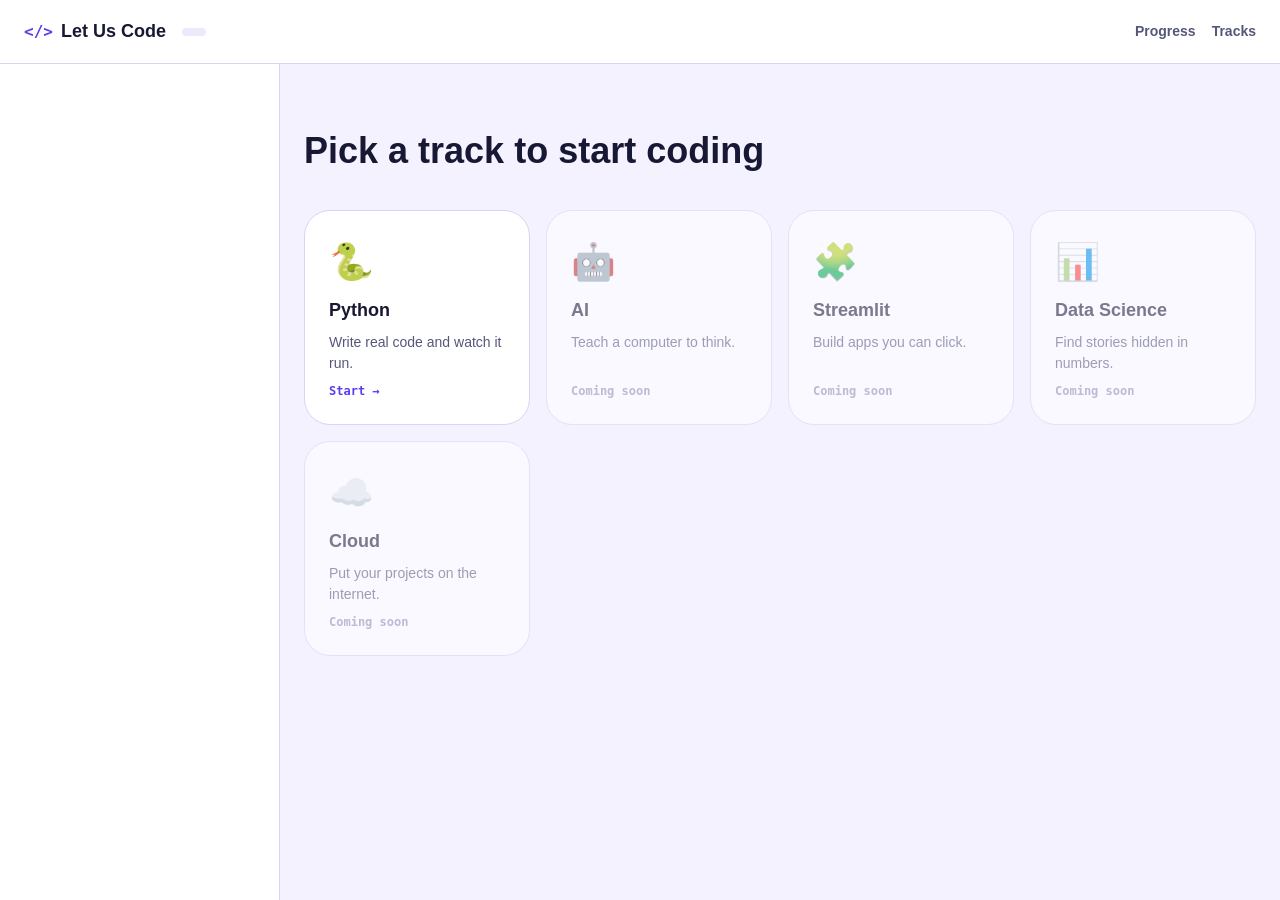
<file: index.html>
<!DOCTYPE html>
<html lang="en">
<head>
  <meta charset="UTF-8" />
  <meta name="viewport" content="width=device-width, initial-scale=1.0" />
  <title>Let Us Code — Learn to code, right in your browser</title>
  <meta name="description" content="Let Us Code is a browser-based coding platform for kids, starting with Python." />

  <!-- Design tokens must load before any component stylesheet. -->
  <link rel="stylesheet" href="./assets/styles/tokens.css" />
  <link rel="stylesheet" href="./assets/styles/layout.css" />

  <link rel="stylesheet" href="./components/header/header.css" />
  <link rel="stylesheet" href="./components/sidebar/sidebar.css" />
  <link rel="stylesheet" href="./components/breadcrumb/breadcrumb.css" />
  <link rel="stylesheet" href="./components/modal/modal.css" />
  <link rel="stylesheet" href="./components/track-selector/track-selector.css" />
  <link rel="stylesheet" href="./components/workspace/workspace-layout.css" />
  <link rel="stylesheet" href="./components/lesson-viewer/lesson-viewer.css" />
  <link rel="stylesheet" href="./components/editor-panel/editor-panel.css" />
  <link rel="stylesheet" href="./components/console-panel/console-panel.css" />
  <link rel="stylesheet" href="./components/progress-dashboard/progress-dashboard.css" />
  <link rel="stylesheet" href="./components/achievements-gallery/achievements-gallery.css" />
  <link rel="stylesheet" href="./components/toast/achievement-toast.css" />

  <style>
    /* Minimal inline styles for states that exist before any component CSS
       would apply (fatal-error screen, not-found page) — intentionally
       tiny and kept here rather than a whole extra stylesheet request. */
    .luc-fatal-error, .luc-not-found, .luc-lesson-error {
      max-width: 480px;
      margin: 15vh auto;
      text-align: center;
      font-family: var(--luc-font-body, sans-serif);
      padding: 0 var(--luc-space-4, 16px);
    }
    .luc-fatal-error button {
      margin-top: 16px;
      padding: 10px 20px;
      border-radius: 999px;
      border: none;
      background: var(--luc-color-primary, #4c56e8);
      color: #fff;
      font-size: 1rem;
    }
  </style>
</head>
<body>
  <div id="app-root"></div>

  <script type="module" src="./engine/main.js"></script>
</body>
</html>
</file>
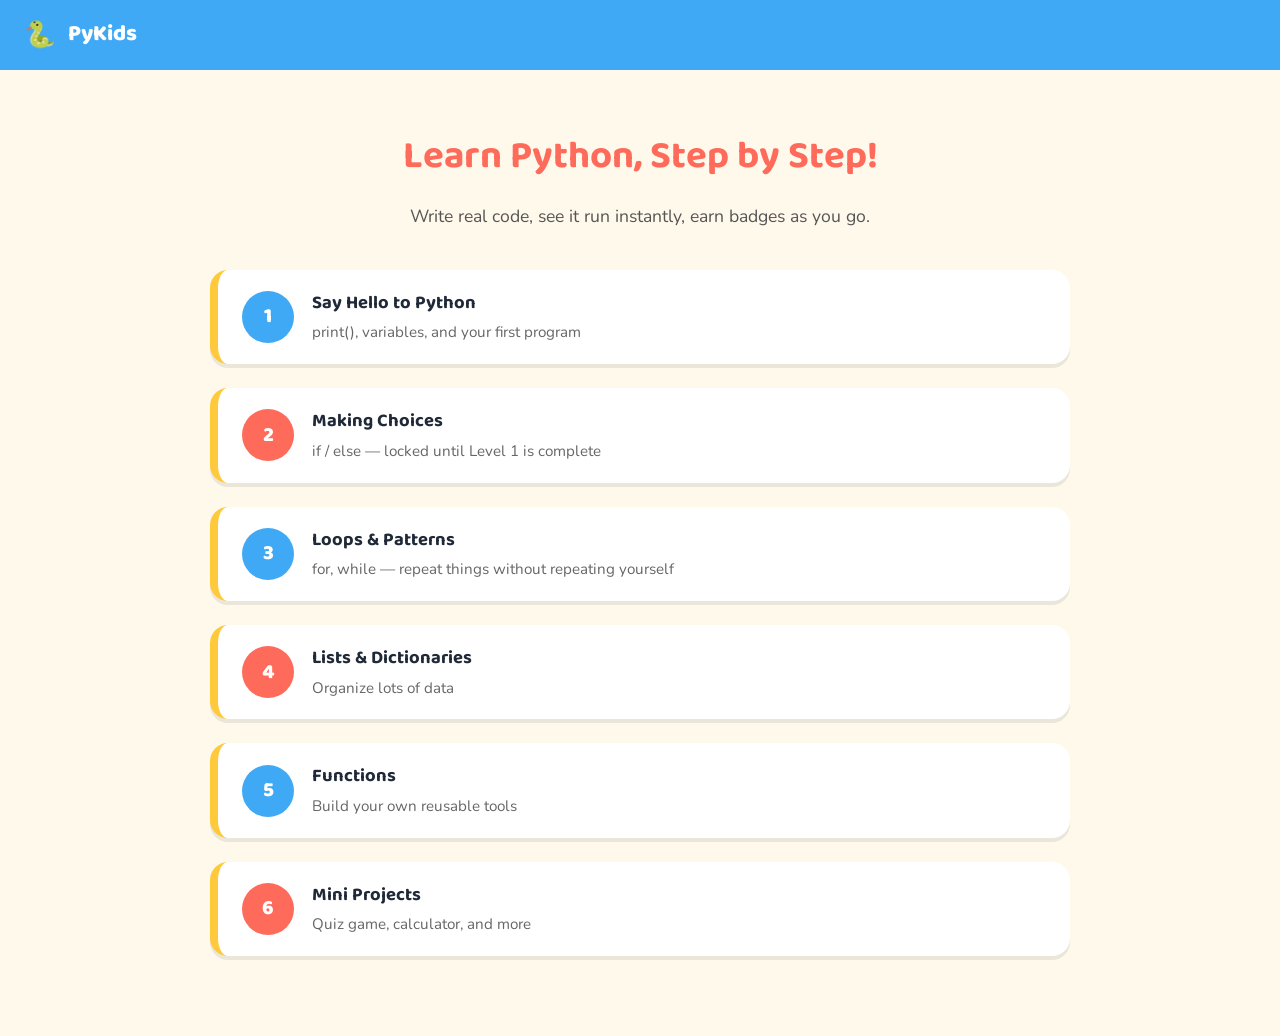
<file: pykids/index.html>
<!DOCTYPE html>
<html lang="en">
<head>
<meta charset="UTF-8">
<title>PyKids — Learn Python the Fun Way</title>
<meta name="viewport" content="width=device-width, initial-scale=1">
<link rel="preconnect" href="https://fonts.googleapis.com">
<link href="https://fonts.googleapis.com/css2?family=Baloo+2:wght@500;700;800&family=Nunito:wght@400;600;800&display=swap" rel="stylesheet">
<link rel="stylesheet" href="assets/css/style.css">
</head>
<body>

<div class="topbar">
  <span class="snake">🐍</span>
  <span class="logo">PyKids</span>
</div>

<div class="course-map">
  <div class="hero">
    <h1>Learn Python, Step by Step!</h1>
    <p>Write real code, see it run instantly, earn badges as you go.</p>
  </div>

  <div class="level-track">
    <a class="level-card" href="lessons/lesson1.html">
      <div class="level-badge">1</div>
      <div class="level-info">
        <h3>Say Hello to Python</h3>
        <p>print(), variables, and your first program</p>
      </div>
    </a>

    <a class="level-card" href="lessons/lesson2.html">
      <div class="level-badge">2</div>
      <div class="level-info">
        <h3>Making Choices</h3>
        <p>if / else — locked until Level 1 is complete</p>
      </div>
    </a>

    <a class="level-card" href="lessons/lesson3.html">
      <div class="level-badge">3</div>
      <div class="level-info">
        <h3>Loops &amp; Patterns</h3>
        <p>for, while — repeat things without repeating yourself</p>
      </div>
    </a>

    <a class="level-card" href="lessons/lesson4.html">
      <div class="level-badge">4</div>
      <div class="level-info">
        <h3>Lists &amp; Dictionaries</h3>
        <p>Organize lots of data</p>
      </div>
    </a>

    <a class="level-card" href="lessons/lesson5.html">
      <div class="level-badge">5</div>
      <div class="level-info">
        <h3>Functions</h3>
        <p>Build your own reusable tools</p>
      </div>
    </a>

    <a class="level-card" href="lessons/lesson6.html">
      <div class="level-badge">6</div>
      <div class="level-info">
        <h3>Mini Projects</h3>
        <p>Quiz game, calculator, and more</p>
      </div>
    </a>
  </div>
</div>

</body>
</html>
</file>
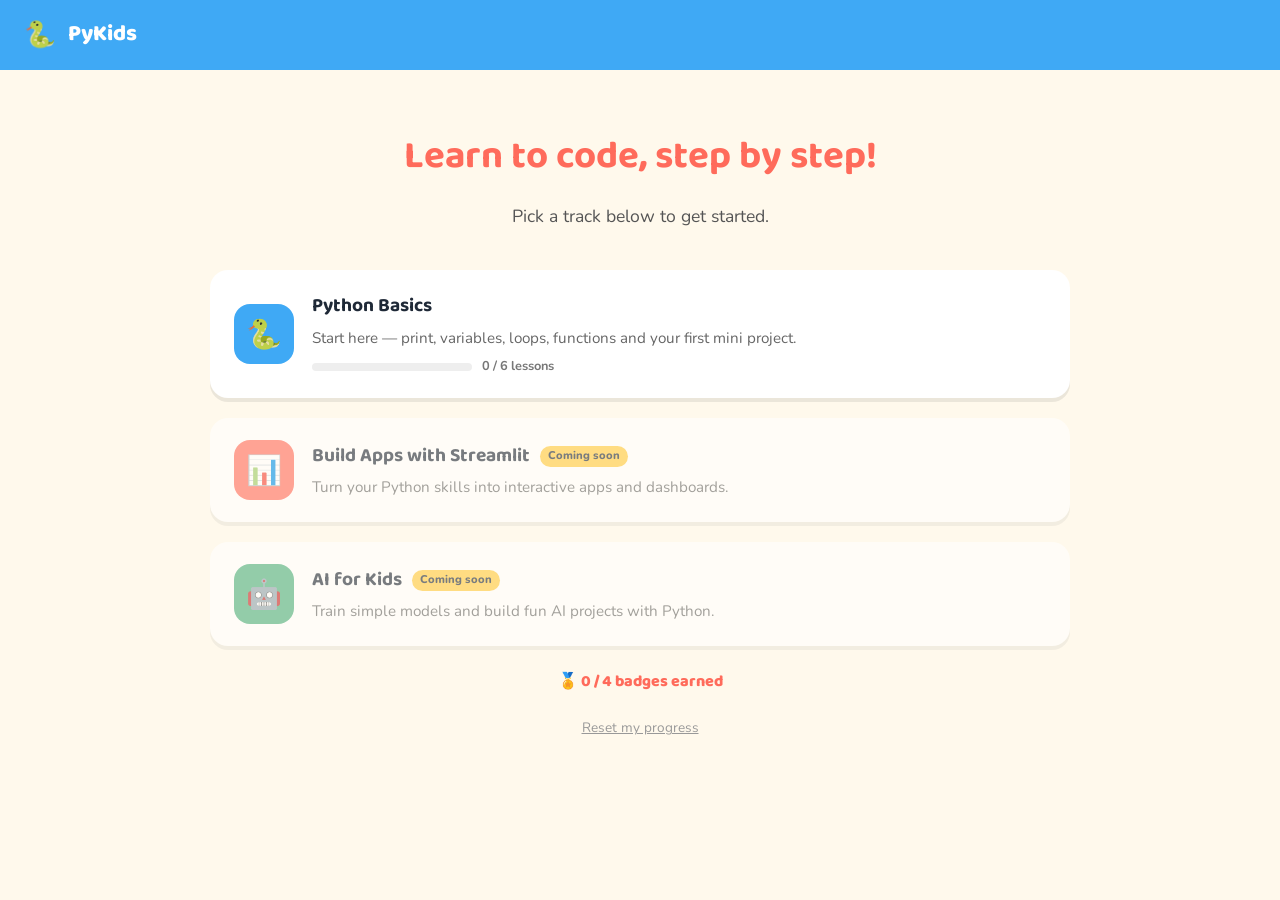
<file: pykids2-archive/index.html>
<!DOCTYPE html>
<html lang="en">
<head>
<meta charset="UTF-8">
<title>PyKids — Learn Python the Fun Way</title>
<meta name="viewport" content="width=device-width, initial-scale=1">
<link rel="preconnect" href="https://fonts.googleapis.com">
<link href="https://fonts.googleapis.com/css2?family=Baloo+2:wght@500;700;800&family=Nunito:wght@400;600;800&display=swap" rel="stylesheet">
<link rel="stylesheet" href="assets/css/style.css">
</head>
<body>

<div class="topbar">
  <span class="snake">🐍</span>
  <span class="logo" id="site-title">PyKids</span>
</div>

<div class="course-map">
  <div class="hero">
    <h1 id="site-tagline">Learn to code, step by step!</h1>
    <p>Pick a track below to get started.</p>
  </div>

  <div id="track-list"></div>
</div>

<script src="assets/js/progress.js"></script>
<script src="assets/js/app.js"></script>
<script src="assets/js/badges.js"></script>
<script>renderHomePage();</script>
</body>
</html>
</file>
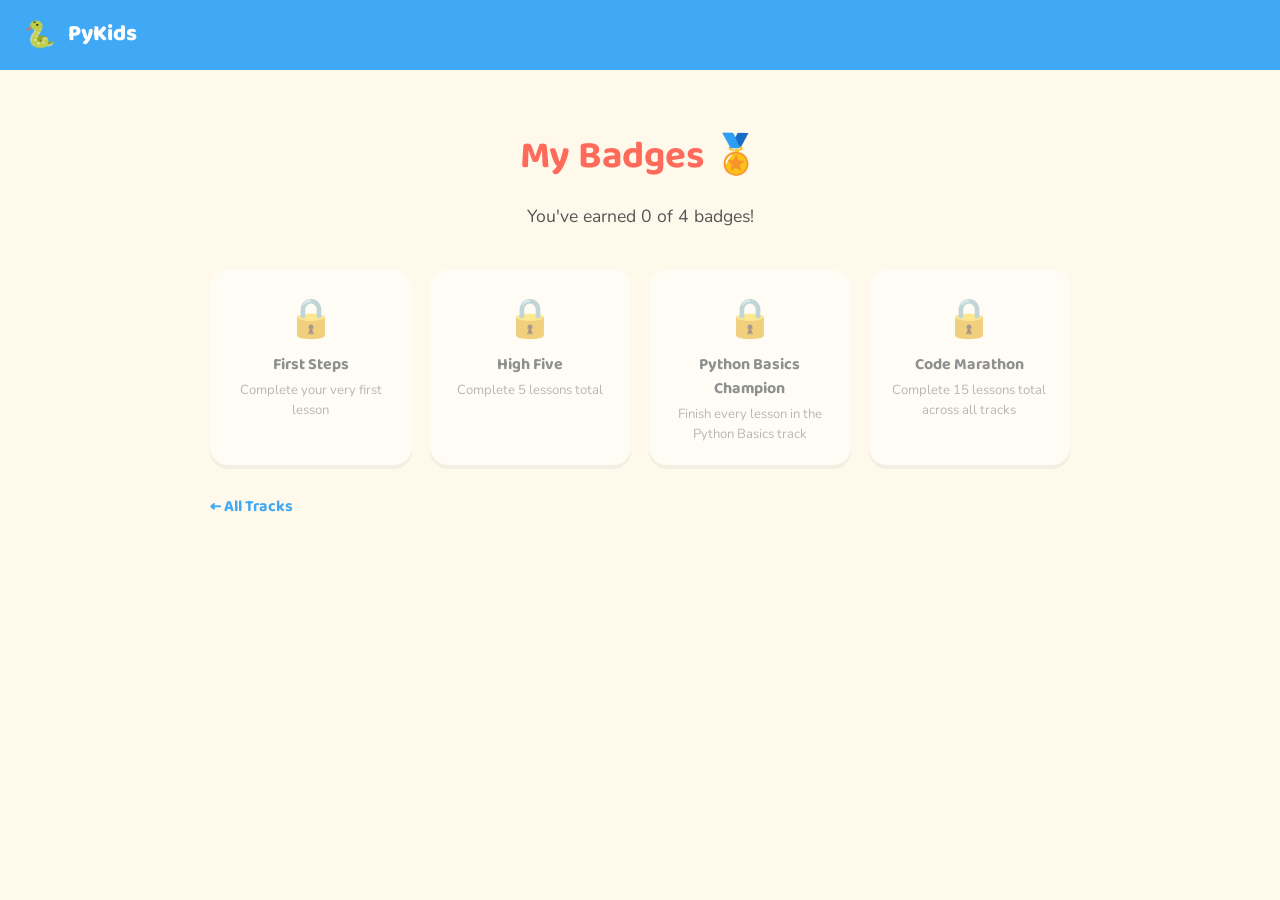
<file: pykids2-archive/badges.html>
<!DOCTYPE html>
<html lang="en">
<head>
<meta charset="UTF-8">
<title>My Badges | PyKids</title>
<meta name="viewport" content="width=device-width, initial-scale=1">
<link rel="preconnect" href="https://fonts.googleapis.com">
<link href="https://fonts.googleapis.com/css2?family=Baloo+2:wght@500;700;800&family=Nunito:wght@400;600;800&display=swap" rel="stylesheet">
<link rel="stylesheet" href="assets/css/style.css">
</head>
<body>

<div class="topbar">
  <span class="snake">🐍</span>
  <span class="logo" id="site-title">PyKids</span>
</div>

<div class="course-map">
  <div class="hero">
    <h1>My Badges 🏅</h1>
    <p id="badges-summary">Loading…</p>
  </div>

  <div class="badge-grid" id="badge-grid"></div>

  <div class="nav-row" style="margin-top:30px;">
    <a href="index.html">← All Tracks</a>
  </div>
</div>

<script src="assets/js/progress.js"></script>
<script src="assets/js/app.js"></script>
<script src="assets/js/badges.js"></script>
<script>renderBadgesPage();</script>
</body>
</html>
</file>
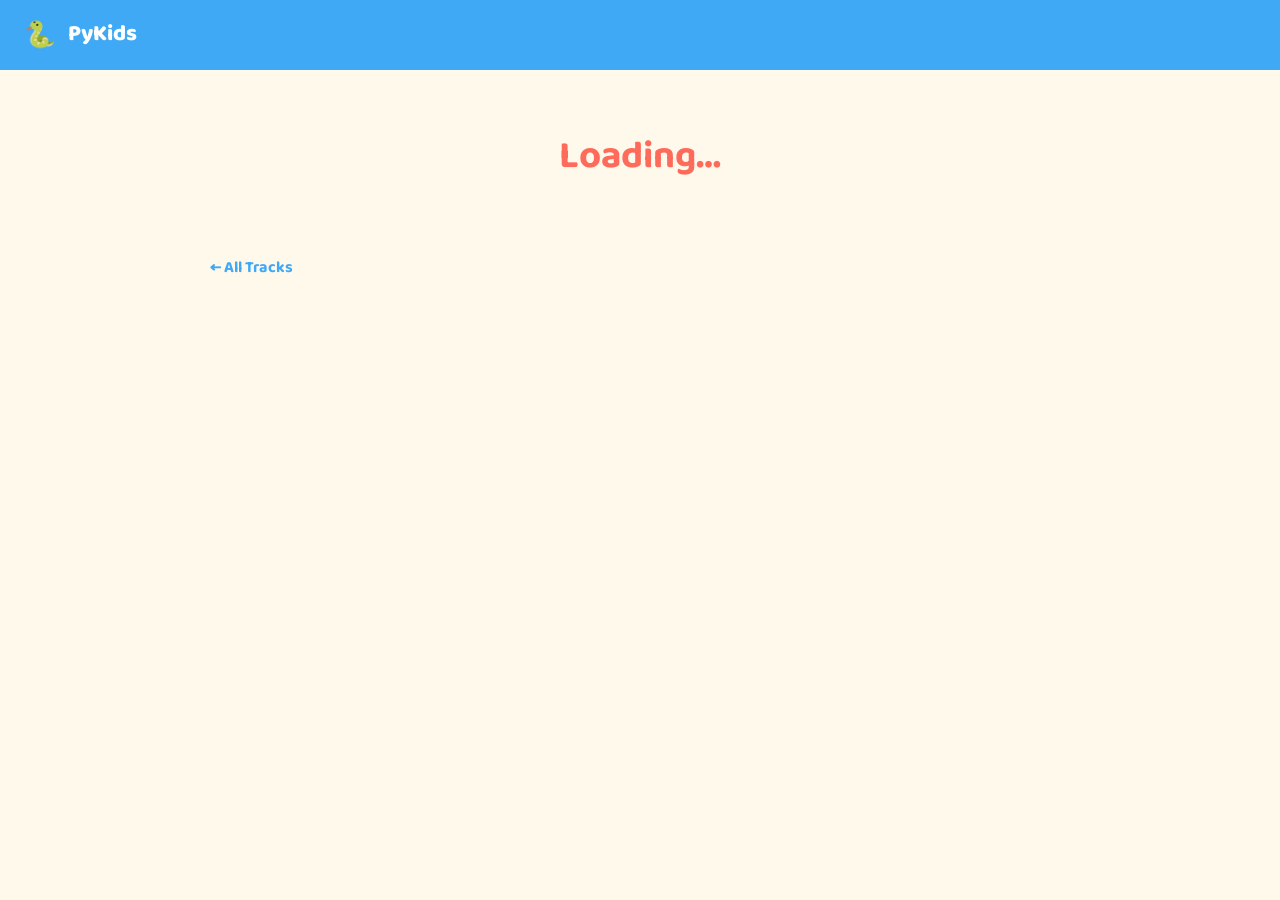
<file: pykids2-archive/track.html>
<!DOCTYPE html>
<html lang="en">
<head>
<meta charset="UTF-8">
<title>Track | PyKids</title>
<meta name="viewport" content="width=device-width, initial-scale=1">
<link rel="preconnect" href="https://fonts.googleapis.com">
<link href="https://fonts.googleapis.com/css2?family=Baloo+2:wght@500;700;800&family=Nunito:wght@400;600;800&display=swap" rel="stylesheet">
<link rel="stylesheet" href="assets/css/style.css">
</head>
<body>

<div class="topbar">
  <span class="snake">🐍</span>
  <span class="logo" id="site-title">PyKids</span>
</div>

<div class="course-map">
  <div class="hero">
    <h1 id="track-title">Loading…</h1>
    <p id="track-desc"></p>
  </div>

  <div class="level-track" id="lesson-list"></div>

  <div class="nav-row" style="margin-top:30px;">
    <a href="index.html">← All Tracks</a>
  </div>
</div>

<script src="assets/js/progress.js"></script>
<script src="assets/js/app.js"></script>
<script>renderTrackPage();</script>
</body>
</html>
</file>
<file: assets/styles/tokens.css>
/*
  Let Us Code — Design Tokens v2
  Drop-in replacement for assets/styles/tokens.css. Contains zero file
  paths, so it's safe to swap in without touching any of your path fixes.
  Punchier, higher-contrast palette; every component already reads these
  variables, so this alone lifts the whole app's look.
*/

:root,
[data-theme='light'] {
  /* ---- Color: surfaces & ink ---- */
  --luc-color-bg: #f4f2ff;
  --luc-color-surface: #ffffff;
  --luc-color-surface-sunken: #ece9fb;
  --luc-color-border: #d9d4f5;
  --luc-color-ink: #171833;
  --luc-color-ink-soft: #55577a;
  --luc-color-ink-faint: #8d8fb0;

  /* ---- Color: brand ---- */
  --luc-color-primary: #5b3df2;
  --luc-color-primary-hover: #4a2fd6;
  --luc-color-primary-ink: #ffffff;
  --luc-color-primary-tint: #ece6ff;

  /* ---- Color: secondary accent (variety — badges, hover glows) ---- */
  --luc-color-secondary: #ff4fa3;
  --luc-color-secondary-tint: #ffe6f2;

  /* ---- Color: semantic ---- */
  --luc-color-success: #10b981;
  --luc-color-success-tint: #dcfbf0;
  --luc-color-error: #f1483d;
  --luc-color-error-tint: #ffe6e3;
  --luc-color-accent: #ffb020;
  --luc-color-accent-tint: #fff2d6;

  /* ---- Color: console (always dark) ---- */
  --luc-color-console-bg: #14102b;
  --luc-color-console-ink: #ece9fb;
  --luc-color-console-error: #ff8a80;
  --luc-color-console-success: #6ff0c0;

  /* ---- Gradients (brand moments: logo, header accent, celebration) ---- */
  --luc-gradient-brand: linear-gradient(135deg, #5b3df2 0%, #ff4fa3 100%);
  --luc-gradient-brand-soft: linear-gradient(135deg, #ece6ff 0%, #ffe6f2 100%);

  /* ---- Typography ---- */
  --luc-font-display: 'Space Grotesk', 'Segoe UI', sans-serif;
  --luc-font-body: 'Inter', 'Segoe UI', sans-serif;
  --luc-font-mono: 'JetBrains Mono', 'Fira Code', ui-monospace, monospace;

  --luc-text-xs: 0.75rem;
  --luc-text-sm: 0.875rem;
  --luc-text-base: 1rem;
  --luc-text-lg: 1.125rem;
  --luc-text-xl: 1.375rem;
  --luc-text-2xl: 1.75rem;
  --luc-text-3xl: 2.25rem;

  --luc-weight-regular: 400;
  --luc-weight-medium: 600;
  --luc-weight-bold: 800;

  /* ---- Spacing scale ---- */
  --luc-space-1: 4px;
  --luc-space-2: 8px;
  --luc-space-3: 12px;
  --luc-space-4: 16px;
  --luc-space-5: 24px;
  --luc-space-6: 32px;
  --luc-space-7: 48px;
  --luc-space-8: 64px;

  /* ---- Radii & shadow (rounder + more colorful shadow = friendlier feel) ---- */
  --luc-radius-sm: 10px;
  --luc-radius-md: 16px;
  --luc-radius-lg: 26px;
  --luc-radius-pill: 999px;
  --luc-shadow-sm: 0 2px 6px rgba(91, 61, 242, 0.08);
  --luc-shadow-md: 0 10px 28px rgba(91, 61, 242, 0.14);
  --luc-shadow-lg: 0 20px 48px rgba(91, 61, 242, 0.22);

  /* ---- Motion ---- */
  --luc-motion-fast: 120ms;
  --luc-motion-base: 200ms;
  --luc-motion-slow: 360ms;
  --luc-ease: cubic-bezier(0.2, 0.7, 0.3, 1);

  /* ---- Layout ---- */
  --luc-header-height: 64px;
  --luc-sidebar-width: 280px;
  --luc-sidebar-width-collapsed: 64px;
  --luc-max-content-width: 1440px;
}

@media (prefers-reduced-motion: reduce) {
  :root {
    --luc-motion-fast: 0ms;
    --luc-motion-base: 0ms;
    --luc-motion-slow: 0ms;
  }
}
</file>
<file: assets/styles/layout.css>
/* Base reset — deliberately small, no CSS framework. */
*,
*::before,
*::after {
  box-sizing: border-box;
}

html,
body {
  height: 100%;
  margin: 0;
}

body {
  background: var(--luc-color-bg);
  color: var(--luc-color-ink);
  font-family: var(--luc-font-body);
  font-size: var(--luc-text-base);
  line-height: 1.5;
  -webkit-font-smoothing: antialiased;
}

h1,
h2,
h3 {
  font-family: var(--luc-font-display);
  margin: 0 0 var(--luc-space-3);
}

button {
  font-family: inherit;
  cursor: pointer;
}

/* Visible focus ring everywhere — required for keyboard users of any age. */
:focus-visible {
  outline: 3px solid var(--luc-color-primary);
  outline-offset: 2px;
  border-radius: var(--luc-radius-sm);
}

/* ---- App shell grid ---- */
.luc-shell {
  display: grid;
  grid-template-columns: var(--luc-sidebar-width) 1fr;
  grid-template-rows: var(--luc-header-height) 1fr;
  grid-template-areas:
    'header header'
    'sidebar main';
  height: 100vh;
}

.luc-shell[data-sidebar='collapsed'] {
  grid-template-columns: var(--luc-sidebar-width-collapsed) 1fr;
}

.luc-shell__header {
  grid-area: header;
}

.luc-shell__sidebar {
  grid-area: sidebar;
  overflow-y: auto;
  border-right: 1px solid var(--luc-color-border);
  background: var(--luc-color-surface);
}

.luc-shell__main {
  grid-area: main;
  overflow: auto;
  min-width: 0;
  display: flex;
  flex-direction: column;
}

.luc-shell__breadcrumb-slot:empty {
  display: none;
}

.luc-shell__page-content {
  flex: 1;
  min-height: 0;
}

.luc-shell__footer {
  display: none; /* footer region exists for future use; not needed for MVP layout */
}

@media (max-width: 860px) {
  .luc-shell {
    grid-template-columns: 1fr;
    grid-template-areas:
      'header'
      'main';
  }

  .luc-shell__sidebar {
    position: fixed;
    inset: var(--luc-header-height) 0 0 0;
    z-index: 20;
    transform: translateX(-100%);
    transition: transform var(--luc-motion-base) var(--luc-ease);
  }

  .luc-shell[data-sidebar='open'] .luc-shell__sidebar {
    transform: translateX(0);
  }
}
</file>
<file: components/header/header.css>
.luc-header {
  display: flex;
  align-items: center;
  gap: var(--luc-space-4);
  height: var(--luc-header-height);
  padding: 0 var(--luc-space-5);
  background: var(--luc-color-surface);
  border-bottom: 1px solid var(--luc-color-border);
}

.luc-header__menu-btn {
  display: none;
  background: none;
  border: none;
  font-size: var(--luc-text-xl);
  color: var(--luc-color-ink);
  padding: var(--luc-space-2);
  border-radius: var(--luc-radius-sm);
}

.luc-header__logo {
  display: inline-flex;
  align-items: baseline;
  gap: var(--luc-space-2);
  text-decoration: none;
  color: var(--luc-color-ink);
}

.luc-header__logo-mark {
  font-family: var(--luc-font-mono);
  font-weight: var(--luc-weight-bold);
  color: var(--luc-color-primary);
}

.luc-header__logo-text {
  font-family: var(--luc-font-display);
  font-weight: var(--luc-weight-bold);
  font-size: var(--luc-text-lg);
}

.luc-header__track {
  font-size: var(--luc-text-sm);
  color: var(--luc-color-ink-soft);
  padding: var(--luc-space-1) var(--luc-space-3);
  background: var(--luc-color-surface-sunken);
  border-radius: var(--luc-radius-pill);
}

.luc-header__progress {
  font-size: var(--luc-text-sm);
  color: var(--luc-color-accent);
  font-weight: var(--luc-weight-medium);
}

.luc-header__nav {
  margin-left: auto;
  display: flex;
  gap: var(--luc-space-4);
}

.luc-header__nav a {
  color: var(--luc-color-ink-soft);
  text-decoration: none;
  font-size: var(--luc-text-sm);
  font-weight: var(--luc-weight-medium);
}

.luc-header__nav a:hover {
  color: var(--luc-color-primary);
}

@media (max-width: 860px) {
  .luc-header__menu-btn {
    display: inline-block;
  }
}
</file>
<file: components/sidebar/sidebar.css>
.luc-sidebar {
  padding: var(--luc-space-4) var(--luc-space-2);
}

.luc-sidebar__list {
  list-style: none;
  margin: 0;
  padding: 0;
  display: flex;
  flex-direction: column;
  gap: 2px;
}

.luc-sidebar__module {
  font-family: var(--luc-font-mono);
  font-size: var(--luc-text-xs);
  letter-spacing: 0.06em;
  text-transform: uppercase;
  color: var(--luc-color-ink-faint);
  padding: var(--luc-space-4) var(--luc-space-3) var(--luc-space-1);
}

.luc-sidebar__item {
  display: flex;
  align-items: center;
  gap: var(--luc-space-2);
  padding: var(--luc-space-2) var(--luc-space-3);
  border-radius: var(--luc-radius-sm);
  text-decoration: none;
  color: var(--luc-color-ink);
  font-size: var(--luc-text-sm);
}

.luc-sidebar__item:hover {
  background: var(--luc-color-surface-sunken);
}

.luc-sidebar__item.is-active {
  background: var(--luc-color-primary-tint);
  color: var(--luc-color-primary);
  font-weight: var(--luc-weight-medium);
}

.luc-sidebar__check {
  width: 18px;
  flex-shrink: 0;
  color: var(--luc-color-success);
  font-weight: var(--luc-weight-bold);
  text-align: center;
}
</file>
<file: components/breadcrumb/breadcrumb.css>
.luc-breadcrumb {
  display: flex;
  align-items: center;
  gap: var(--luc-space-2);
  font-size: var(--luc-text-sm);
  color: var(--luc-color-ink-soft);
  padding: var(--luc-space-3) var(--luc-space-5) 0;
}

.luc-breadcrumb__link {
  color: var(--luc-color-ink-soft);
  text-decoration: none;
}

.luc-breadcrumb__link:hover {
  color: var(--luc-color-primary);
}

.luc-breadcrumb__current {
  color: var(--luc-color-ink);
  font-weight: var(--luc-weight-medium);
}

.luc-breadcrumb__sep {
  color: var(--luc-color-ink-faint);
}
</file>
<file: components/modal/modal.css>
.luc-modal__overlay {
  position: fixed;
  inset: 0;
  background: rgba(28, 31, 46, 0.45);
  display: flex;
  align-items: center;
  justify-content: center;
  z-index: 100;
  padding: var(--luc-space-4);
}

.luc-modal__overlay[hidden] {
  display: none;
}

.luc-modal__dialog {
  background: var(--luc-color-surface);
  border-radius: var(--luc-radius-lg);
  box-shadow: var(--luc-shadow-lg);
  max-width: 480px;
  width: 100%;
  padding: var(--luc-space-6);
}

.luc-modal__title {
  margin-bottom: var(--luc-space-3);
}

.luc-modal__body {
  color: var(--luc-color-ink-soft);
  margin-bottom: var(--luc-space-5);
}

.luc-modal__actions {
  display: flex;
  justify-content: flex-end;
  gap: var(--luc-space-3);
}

/* Shared button primitives used across modal, toolbar, toasts, etc. */
.luc-btn {
  font-family: var(--luc-font-body);
  font-weight: var(--luc-weight-medium);
  font-size: var(--luc-text-sm);
  padding: var(--luc-space-2) var(--luc-space-4);
  border-radius: var(--luc-radius-pill);
  border: 1px solid transparent;
  transition: transform var(--luc-motion-fast) var(--luc-ease), background var(--luc-motion-fast) var(--luc-ease);
}

.luc-btn:active {
  transform: scale(0.97);
}

.luc-btn--primary {
  background: var(--luc-color-primary);
  color: var(--luc-color-primary-ink);
}

.luc-btn--primary:hover {
  background: var(--luc-color-primary-hover);
}

.luc-btn--ghost {
  background: transparent;
  border-color: var(--luc-color-border);
  color: var(--luc-color-ink);
}

.luc-btn--ghost:hover {
  background: var(--luc-color-surface-sunken);
}
</file>
<file: components/track-selector/track-selector.css>
.luc-track-select {
  max-width: var(--luc-max-content-width);
  margin: 0 auto;
  padding: var(--luc-space-7) var(--luc-space-5);
}

.luc-track-select__heading {
  font-size: var(--luc-text-3xl);
  margin-bottom: var(--luc-space-6);
}

.luc-track-select__grid {
  display: grid;
  grid-template-columns: repeat(auto-fill, minmax(220px, 1fr));
  gap: var(--luc-space-4);
}

.luc-track-card {
  display: flex;
  flex-direction: column;
  gap: var(--luc-space-2);
  background: var(--luc-color-surface);
  border: 1px solid var(--luc-color-border);
  border-radius: var(--luc-radius-lg);
  padding: var(--luc-space-5);
  text-decoration: none;
  color: var(--luc-color-ink);
  transition: transform var(--luc-motion-base) var(--luc-ease), box-shadow var(--luc-motion-base) var(--luc-ease);
}

.luc-track-card:not(.is-disabled):hover {
  transform: translateY(-2px);
  box-shadow: var(--luc-shadow-md);
  border-color: var(--luc-color-primary);
}

.luc-track-card.is-disabled {
  opacity: 0.55;
  cursor: default;
}

.luc-track-card__icon {
  font-size: var(--luc-text-3xl);
}

.luc-track-card__title {
  font-size: var(--luc-text-lg);
  margin: 0;
}

.luc-track-card__tagline {
  color: var(--luc-color-ink-soft);
  font-size: var(--luc-text-sm);
  margin: 0;
  flex-grow: 1;
}

.luc-track-card__status {
  font-family: var(--luc-font-mono);
  font-size: var(--luc-text-xs);
  color: var(--luc-color-primary);
  font-weight: var(--luc-weight-medium);
}

.luc-track-card.is-disabled .luc-track-card__status {
  color: var(--luc-color-ink-faint);
}
</file>
<file: components/workspace/workspace-layout.css>
.luc-workspace {
  display: grid;
  grid-template-columns: minmax(320px, 1fr) minmax(420px, 1.2fr);
  gap: var(--luc-space-4);
  padding: var(--luc-space-5);
  height: 100%;
  align-items: start;
}

.luc-workspace__lesson {
  background: var(--luc-color-surface);
  border: 1px solid var(--luc-color-border);
  border-radius: var(--luc-radius-lg);
  padding: var(--luc-space-5);
  max-height: calc(100vh - var(--luc-header-height) - var(--luc-space-8));
  overflow-y: auto;
}

.luc-workspace__code-column {
  display: grid;
  grid-template-rows: minmax(260px, 1.6fr) minmax(160px, 1fr);
  gap: var(--luc-space-4);
  height: calc(100vh - var(--luc-header-height) - var(--luc-space-8));
}

.luc-workspace__editor {
  border: 1px solid var(--luc-color-border);
  border-radius: var(--luc-radius-lg);
  overflow: hidden;
  display: flex;
  flex-direction: column;
  background: var(--luc-color-surface);
}

.luc-workspace__console {
  background: var(--luc-color-console-bg);
  color: var(--luc-color-console-ink);
  border-radius: var(--luc-radius-lg);
  overflow: hidden;
  display: flex;
  flex-direction: column;
}

@media (max-width: 1100px) {
  .luc-workspace {
    grid-template-columns: 1fr;
  }
  .luc-workspace__lesson,
  .luc-workspace__code-column {
    max-height: none;
    height: auto;
  }
  .luc-workspace__code-column {
    grid-template-rows: 360px 220px;
  }
}
</file>
<file: components/lesson-viewer/lesson-viewer.css>
.luc-lesson__header {
  display: flex;
  align-items: baseline;
  gap: var(--luc-space-3);
  margin-bottom: var(--luc-space-4);
}

.luc-lesson__number {
  font-family: var(--luc-font-mono);
  color: var(--luc-color-primary);
  font-weight: var(--luc-weight-bold);
}

.luc-lesson__title {
  font-size: var(--luc-text-2xl);
}

.luc-block-heading {
  font-size: var(--luc-text-xl);
  margin-top: var(--luc-space-5);
}

.luc-block-paragraph {
  color: var(--luc-color-ink);
  line-height: 1.65;
}

.luc-block-code {
  background: var(--luc-color-surface-sunken);
  border-radius: var(--luc-radius-sm);
  padding: var(--luc-space-3);
  font-family: var(--luc-font-mono);
  font-size: var(--luc-text-sm);
  overflow-x: auto;
}

.luc-block-tip {
  display: flex;
  gap: var(--luc-space-2);
  background: var(--luc-color-accent-tint);
  border-radius: var(--luc-radius-md);
  padding: var(--luc-space-3) var(--luc-space-4);
  margin: var(--luc-space-4) 0;
}

.luc-block-image {
  max-width: 100%;
  border-radius: var(--luc-radius-md);
}

/* Hints */
.luc-hints {
  margin-top: var(--luc-space-5);
  border-top: 1px solid var(--luc-color-border);
  padding-top: var(--luc-space-4);
}

.luc-hints__list {
  margin: var(--luc-space-3) 0 0;
  padding-left: var(--luc-space-5);
  color: var(--luc-color-ink-soft);
}

/* Test results */
.luc-test-summary {
  margin-top: var(--luc-space-5);
  padding: var(--luc-space-3) var(--luc-space-4);
  border-radius: var(--luc-radius-md);
  font-weight: var(--luc-weight-medium);
}

.luc-test-summary.is-pass {
  background: var(--luc-color-success-tint);
  color: var(--luc-color-success);
}

.luc-test-summary.is-fail {
  background: var(--luc-color-error-tint);
  color: var(--luc-color-error);
}

.luc-test-list {
  list-style: none;
  margin: var(--luc-space-3) 0 0;
  padding: 0;
  display: flex;
  flex-direction: column;
  gap: var(--luc-space-2);
}

.luc-test-item {
  display: flex;
  gap: var(--luc-space-2);
  font-size: var(--luc-text-sm);
}

.luc-test-item__icon {
  font-weight: var(--luc-weight-bold);
}

.luc-test-item.is-pass .luc-test-item__icon {
  color: var(--luc-color-success);
}

.luc-test-item.is-fail .luc-test-item__icon {
  color: var(--luc-color-error);
}
</file>
<file: components/editor-panel/editor-panel.css>
.luc-editor-panel__toolbar {
  border-bottom: 1px solid var(--luc-color-border);
}

.luc-editor-toolbar {
  display: flex;
  align-items: center;
  gap: var(--luc-space-2);
  padding: var(--luc-space-2) var(--luc-space-3);
}

.luc-editor-toolbar__run {
  min-width: 96px;
}

.luc-editor-toolbar__spacer {
  flex-grow: 1;
}

.luc-editor-toolbar__font-btn {
  padding: var(--luc-space-1) var(--luc-space-2);
  font-family: var(--luc-font-mono);
}

.luc-editor-panel__surface {
  flex: 1;
  min-height: 0;
}
</file>
<file: components/console-panel/console-panel.css>
.luc-console__header {
  display: flex;
  align-items: center;
  justify-content: space-between;
  padding: var(--luc-space-2) var(--luc-space-3);
  border-bottom: 1px solid rgba(255, 255, 255, 0.08);
  font-family: var(--luc-font-mono);
  font-size: var(--luc-text-xs);
  text-transform: uppercase;
  letter-spacing: 0.06em;
  color: var(--luc-color-console-ink);
}

.luc-console__clear {
  background: none;
  border: none;
  color: inherit;
  opacity: 0.7;
  font-family: inherit;
  font-size: inherit;
}

.luc-console__clear:hover {
  opacity: 1;
}

.luc-console__output {
  flex: 1;
  overflow-y: auto;
  padding: var(--luc-space-3);
  font-family: var(--luc-font-mono);
  font-size: var(--luc-text-sm);
}

.luc-console__stdout {
  margin: 0;
  white-space: pre-wrap;
  word-break: break-word;
}

.luc-console__empty {
  color: rgba(232, 233, 243, 0.5);
}

.luc-console__error {
  margin-top: var(--luc-space-3);
  border-left: 3px solid var(--luc-color-console-error);
  padding-left: var(--luc-space-3);
}

.luc-console__error-title {
  color: var(--luc-color-console-error);
  font-weight: var(--luc-weight-bold);
}

.luc-console__error-friendly {
  margin-top: var(--luc-space-1);
}

.luc-console__error-raw {
  margin-top: var(--luc-space-1);
  opacity: 0.55;
  font-size: var(--luc-text-xs);
}

.is-busy .luc-console__output {
  opacity: 0.5;
}
</file>
<file: components/progress-dashboard/progress-dashboard.css>
.luc-progress-dash {
  max-width: var(--luc-max-content-width);
  margin: 0 auto;
  padding: var(--luc-space-7) var(--luc-space-5);
}

.luc-progress-dash__grid {
  display: grid;
  grid-template-columns: repeat(auto-fill, minmax(260px, 1fr));
  gap: var(--luc-space-4);
  margin-top: var(--luc-space-5);
}

.luc-progress-card {
  background: var(--luc-color-surface);
  border: 1px solid var(--luc-color-border);
  border-radius: var(--luc-radius-lg);
  padding: var(--luc-space-5);
}

.luc-progress-card__title {
  font-weight: var(--luc-weight-medium);
  margin-bottom: var(--luc-space-3);
}

.luc-progress-card__bar-track {
  background: var(--luc-color-surface-sunken);
  border-radius: var(--luc-radius-pill);
  height: 10px;
  overflow: hidden;
}

.luc-progress-card__bar-fill {
  background: var(--luc-color-primary);
  height: 100%;
  transition: width var(--luc-motion-slow) var(--luc-ease);
}

.luc-progress-card__count {
  margin-top: var(--luc-space-2);
  font-size: var(--luc-text-sm);
  color: var(--luc-color-ink-soft);
}

.luc-progress-dash__empty {
  margin-top: var(--luc-space-6);
  color: var(--luc-color-ink-soft);
}
</file>
<file: components/achievements-gallery/achievements-gallery.css>
.luc-achievements {
  max-width: var(--luc-max-content-width);
  margin: 0 auto;
  padding: var(--luc-space-7) var(--luc-space-5);
}

.luc-achievements__grid {
  display: grid;
  grid-template-columns: repeat(auto-fill, minmax(220px, 1fr));
  gap: var(--luc-space-4);
  margin-top: var(--luc-space-5);
}

.luc-achievement-card {
  background: var(--luc-color-surface);
  border: 1px solid var(--luc-color-border);
  border-radius: var(--luc-radius-lg);
  padding: var(--luc-space-5);
  text-align: center;
}

.luc-achievement-card.is-locked {
  opacity: 0.5;
  filter: grayscale(0.6);
}

.luc-achievement-card__icon {
  font-size: var(--luc-text-3xl);
  display: block;
  margin-bottom: var(--luc-space-2);
}

.luc-achievement-card__title {
  font-size: var(--luc-text-base);
  margin: 0 0 var(--luc-space-1);
}

.luc-achievement-card__desc {
  font-size: var(--luc-text-sm);
  color: var(--luc-color-ink-soft);
  margin: 0 0 var(--luc-space-3);
}

.luc-achievement-card__status {
  font-family: var(--luc-font-mono);
  font-size: var(--luc-text-xs);
  color: var(--luc-color-primary);
}

.luc-achievement-card.is-locked .luc-achievement-card__status {
  color: var(--luc-color-ink-faint);
}
</file>
<file: components/toast/achievement-toast.css>
.luc-toast-host {
  position: fixed;
  top: var(--luc-space-4);
  right: var(--luc-space-4);
  z-index: 200;
  display: flex;
  flex-direction: column;
  gap: var(--luc-space-2);
}

.luc-toast {
  display: flex;
  align-items: center;
  gap: var(--luc-space-3);
  background: var(--luc-color-surface);
  border-radius: var(--luc-radius-md);
  box-shadow: var(--luc-shadow-lg);
  padding: var(--luc-space-3) var(--luc-space-4);
  min-width: 280px;
  max-width: 340px;
  border-left: 4px solid var(--luc-color-accent);
  transform: translateX(120%);
  opacity: 0;
  transition: transform var(--luc-motion-base) var(--luc-ease), opacity var(--luc-motion-base) var(--luc-ease);
}

.luc-toast.is-visible {
  transform: translateX(0);
  opacity: 1;
}

.luc-toast__icon {
  font-size: var(--luc-text-2xl);
}

.luc-toast__title {
  font-weight: var(--luc-weight-bold);
  font-size: var(--luc-text-sm);
}

.luc-toast__desc {
  font-size: var(--luc-text-xs);
  color: var(--luc-color-ink-soft);
}

.luc-toast__dismiss {
  margin-left: auto;
  background: none;
  border: none;
  color: var(--luc-color-ink-faint);
  align-self: flex-start;
}

@media (prefers-reduced-motion: reduce) {
  .luc-toast {
    transition: opacity var(--luc-motion-base) linear;
    transform: none;
  }
}
</file>
<file: pykids/assets/css/style.css>
:root {
  --sky: #3FA9F5;
  --sun: #FFC93C;
  --coral: #FF6B5B;
  --leaf: #4CAF7D;
  --ink: #1F2937;
  --cream: #FFF9EC;
  --card: #FFFFFF;
  --radius: 18px;
  --font-display: 'Baloo 2', system-ui, sans-serif;
  --font-body: 'Nunito', system-ui, sans-serif;
  --font-code: 'Fira Code', 'Courier New', monospace;
}

* { box-sizing: border-box; }

body {
  margin: 0;
  background: var(--cream);
  color: var(--ink);
  font-family: var(--font-body);
  line-height: 1.5;
}

h1, h2, h3, .display {
  font-family: var(--font-display);
  font-weight: 700;
}

/* ---------- Top bar ---------- */
.topbar {
  background: var(--sky);
  color: white;
  padding: 16px 24px;
  display: flex;
  align-items: center;
  gap: 12px;
}
.topbar .logo {
  font-family: var(--font-display);
  font-size: 1.4rem;
  font-weight: 800;
}
.topbar .snake {
  font-size: 1.6rem;
}

/* ---------- Course map ---------- */
.course-map {
  max-width: 900px;
  margin: 0 auto;
  padding: 32px 20px 80px;
}
.hero {
  text-align: center;
  margin-bottom: 40px;
}
.hero h1 {
  font-size: 2.4rem;
  color: var(--coral);
  margin-bottom: 8px;
}
.hero p {
  font-size: 1.1rem;
  color: #555;
}

.level-track {
  position: relative;
  display: flex;
  flex-direction: column;
  gap: 24px;
}

.level-card {
  background: var(--card);
  border-radius: var(--radius);
  padding: 20px 24px;
  display: flex;
  align-items: center;
  gap: 18px;
  box-shadow: 0 4px 0 rgba(0,0,0,0.08);
  text-decoration: none;
  color: var(--ink);
  transition: transform 0.15s ease;
  border-left: 8px solid var(--sun);
}
.level-card:hover { transform: translateX(6px); }
.level-card.locked {
  opacity: 0.55;
  pointer-events: none;
  border-left-color: #ccc;
}

.level-badge {
  width: 52px;
  height: 52px;
  border-radius: 50%;
  background: var(--sun);
  display: flex;
  align-items: center;
  justify-content: center;
  font-family: var(--font-display);
  font-size: 1.3rem;
  font-weight: 800;
  color: var(--ink);
  flex-shrink: 0;
}
.level-card:nth-child(odd) .level-badge { background: var(--sky); color: white; }
.level-card:nth-child(even) .level-badge { background: var(--coral); color: white; }

.level-info h3 { margin: 0 0 4px; font-size: 1.15rem; }
.level-info p { margin: 0; color: #666; font-size: 0.95rem; }

/* ---------- Lesson page ---------- */
.lesson-wrap {
  max-width: 820px;
  margin: 0 auto;
  padding: 28px 20px 100px;
}
.lesson-header {
  margin-bottom: 20px;
}
.lesson-header .eyebrow {
  color: var(--coral);
  font-weight: 800;
  font-size: 0.85rem;
  letter-spacing: 0.06em;
  text-transform: uppercase;
}
.lesson-header h1 { margin: 6px 0; font-size: 1.9rem; }

.concept-box {
  background: white;
  border-radius: var(--radius);
  padding: 20px 22px;
  margin-bottom: 22px;
  border-left: 8px solid var(--leaf);
}

.editor-box {
  background: #1e1e2e;
  border-radius: var(--radius);
  padding: 16px;
  margin-bottom: 16px;
}
.editor-box textarea {
  width: 100%;
  min-height: 140px;
  background: transparent;
  color: #f5f5f5;
  border: none;
  font-family: var(--font-code);
  font-size: 0.95rem;
  resize: vertical;
  outline: none;
}

.run-row {
  display: flex;
  align-items: center;
  gap: 12px;
  margin-bottom: 16px;
}
.btn-run {
  background: var(--leaf);
  color: white;
  border: none;
  padding: 10px 22px;
  border-radius: 999px;
  font-family: var(--font-display);
  font-weight: 700;
  font-size: 1rem;
  cursor: pointer;
  box-shadow: 0 3px 0 #367a58;
}
.btn-run:active { transform: translateY(2px); box-shadow: none; }
.btn-run:disabled { opacity: 0.6; cursor: wait; }

.status { font-size: 0.9rem; color: #888; }

.output-box {
  background: #14161f;
  color: #7CFC9A;
  font-family: var(--font-code);
  padding: 14px 18px;
  border-radius: 12px;
  min-height: 50px;
  white-space: pre-wrap;
  margin-bottom: 22px;
}

.challenge-box {
  background: #FFF3D6;
  border-radius: var(--radius);
  padding: 18px 22px;
  border-left: 8px solid var(--sun);
  margin-bottom: 22px;
}
.challenge-box h3 { margin-top: 0; }

.nav-row {
  display: flex;
  justify-content: space-between;
  margin-top: 30px;
}
.nav-row a {
  font-family: var(--font-display);
  font-weight: 700;
  text-decoration: none;
  color: var(--sky);
}
</file>
<file: pykids2-archive/assets/css/style.css>
:root {
  --sky: #3FA9F5;
  --sun: #FFC93C;
  --coral: #FF6B5B;
  --leaf: #4CAF7D;
  --ink: #1F2937;
  --cream: #FFF9EC;
  --card: #FFFFFF;
  --radius: 18px;
  --font-display: 'Baloo 2', system-ui, sans-serif;
  --font-body: 'Nunito', system-ui, sans-serif;
  --font-code: 'Fira Code', 'Courier New', monospace;
}

* { box-sizing: border-box; }

body {
  margin: 0;
  background: var(--cream);
  color: var(--ink);
  font-family: var(--font-body);
  line-height: 1.5;
}

h1, h2, h3, .display {
  font-family: var(--font-display);
  font-weight: 700;
}

/* ---------- Top bar ---------- */
.topbar {
  background: var(--sky);
  color: white;
  padding: 16px 24px;
  display: flex;
  align-items: center;
  gap: 12px;
}
.topbar .logo {
  font-family: var(--font-display);
  font-size: 1.4rem;
  font-weight: 800;
}
.topbar .snake {
  font-size: 1.6rem;
}

/* ---------- Course map ---------- */
.course-map {
  max-width: 900px;
  margin: 0 auto;
  padding: 32px 20px 80px;
}
.hero {
  text-align: center;
  margin-bottom: 40px;
}
.hero h1 {
  font-size: 2.4rem;
  color: var(--coral);
  margin-bottom: 8px;
}
.hero p {
  font-size: 1.1rem;
  color: #555;
}

.level-track {
  position: relative;
  display: flex;
  flex-direction: column;
  gap: 24px;
}

.level-card {
  background: var(--card);
  border-radius: var(--radius);
  padding: 20px 24px;
  display: flex;
  align-items: center;
  gap: 18px;
  box-shadow: 0 4px 0 rgba(0,0,0,0.08);
  text-decoration: none;
  color: var(--ink);
  transition: transform 0.15s ease;
  border-left: 8px solid var(--sun);
}
.level-card:hover { transform: translateX(6px); }
.level-card.locked {
  opacity: 0.55;
  pointer-events: none;
  border-left-color: #ccc;
}

.level-badge {
  width: 52px;
  height: 52px;
  border-radius: 50%;
  background: var(--sun);
  display: flex;
  align-items: center;
  justify-content: center;
  font-family: var(--font-display);
  font-size: 1.3rem;
  font-weight: 800;
  color: var(--ink);
  flex-shrink: 0;
}
.level-card:nth-child(odd) .level-badge { background: var(--sky); color: white; }
.level-card:nth-child(even) .level-badge { background: var(--coral); color: white; }

.level-info h3 { margin: 0 0 4px; font-size: 1.15rem; }
.level-info p { margin: 0; color: #666; font-size: 0.95rem; }

/* ---------- Lesson page ---------- */
.lesson-wrap {
  max-width: 820px;
  margin: 0 auto;
  padding: 28px 20px 100px;
}
.lesson-header {
  margin-bottom: 20px;
}
.lesson-header .eyebrow {
  color: var(--coral);
  font-weight: 800;
  font-size: 0.85rem;
  letter-spacing: 0.06em;
  text-transform: uppercase;
}
.lesson-header h1 { margin: 6px 0; font-size: 1.9rem; }

.concept-box {
  background: white;
  border-radius: var(--radius);
  padding: 20px 22px;
  margin-bottom: 22px;
  border-left: 8px solid var(--leaf);
}

.editor-box {
  background: #1e1e2e;
  border-radius: var(--radius);
  padding: 16px;
  margin-bottom: 16px;
}
.editor-box textarea {
  width: 100%;
  min-height: 140px;
  background: transparent;
  color: #f5f5f5;
  border: none;
  font-family: var(--font-code);
  font-size: 0.95rem;
  resize: vertical;
  outline: none;
}

.run-row {
  display: flex;
  align-items: center;
  gap: 12px;
  margin-bottom: 16px;
}
.btn-run {
  background: var(--leaf);
  color: white;
  border: none;
  padding: 10px 22px;
  border-radius: 999px;
  font-family: var(--font-display);
  font-weight: 700;
  font-size: 1rem;
  cursor: pointer;
  box-shadow: 0 3px 0 #367a58;
}
.btn-run:active { transform: translateY(2px); box-shadow: none; }
.btn-run:disabled { opacity: 0.6; cursor: wait; }

.status { font-size: 0.9rem; color: #888; }

.output-box {
  background: #14161f;
  color: #7CFC9A;
  font-family: var(--font-code);
  padding: 14px 18px;
  border-radius: 12px;
  min-height: 50px;
  white-space: pre-wrap;
  margin-bottom: 22px;
}

.challenge-box {
  background: #FFF3D6;
  border-radius: var(--radius);
  padding: 18px 22px;
  border-left: 8px solid var(--sun);
  margin-bottom: 22px;
}
.challenge-box h3 { margin-top: 0; }

.nav-row {
  display: flex;
  justify-content: space-between;
  margin-top: 30px;
}
.nav-row a {
  font-family: var(--font-display);
  font-weight: 700;
  text-decoration: none;
  color: var(--sky);
}

/* ---------- Track cards (home page) ---------- */
.track-card {
  background: var(--card);
  border-radius: var(--radius);
  padding: 22px 24px;
  display: flex;
  align-items: center;
  gap: 18px;
  box-shadow: 0 4px 0 rgba(0,0,0,0.08);
  text-decoration: none;
  color: var(--ink);
  transition: transform 0.15s ease;
  margin-bottom: 20px;
}
.track-card:hover { transform: translateX(6px); }
.track-card.locked { opacity: 0.6; pointer-events: none; }

.track-icon {
  width: 60px;
  height: 60px;
  border-radius: 16px;
  display: flex;
  align-items: center;
  justify-content: center;
  font-size: 1.8rem;
  flex-shrink: 0;
  color: white;
}
.track-sky { background: var(--sky); }
.track-coral { background: var(--coral); }
.track-leaf { background: var(--leaf); }

.track-info h3 { margin: 0 0 6px; font-size: 1.2rem; }
.track-info p { margin: 0; color: #666; font-size: 0.95rem; }

.badge-soon {
  display: inline-block;
  background: var(--sun);
  color: var(--ink);
  font-size: 0.7rem;
  font-family: var(--font-body);
  font-weight: 800;
  padding: 2px 8px;
  border-radius: 999px;
  vertical-align: middle;
  margin-left: 6px;
}

.empty-note {
  text-align: center;
  color: #888;
  padding: 30px;
  font-size: 1rem;
}

.app-embed-box {
  margin-bottom: 22px;
  border-radius: var(--radius);
  overflow: hidden;
}

/* ---------- Progress tracking UI ---------- */
.level-card.completed {
  border-left-color: var(--leaf);
}
.level-card.completed .level-badge {
  background: var(--leaf);
  color: white;
}
.level-card.locked {
  opacity: 0.55;
  pointer-events: none;
  border-left-color: #ccc;
}
.level-card.locked .level-badge {
  background: #ccc !important;
  color: white;
}

.mini-progress {
  display: flex;
  align-items: center;
  gap: 10px;
  margin-top: 8px;
}
.mini-progress-bar {
  flex: 1;
  max-width: 160px;
  height: 8px;
  background: #eee;
  border-radius: 999px;
  overflow: hidden;
}
.mini-progress-fill {
  height: 100%;
  background: var(--leaf);
  border-radius: 999px;
}
.mini-progress span {
  font-size: 0.8rem;
  color: #777;
  font-weight: 700;
}

.reset-link {
  display: block;
  text-align: center;
  margin-top: 24px;
  color: #999;
  font-size: 0.85rem;
  text-decoration: underline;
}

.complete-row {
  text-align: center;
  margin: 28px 0;
}
.btn-complete {
  background: var(--coral);
  color: white;
  border: none;
  padding: 14px 32px;
  border-radius: 999px;
  font-family: var(--font-display);
  font-weight: 800;
  font-size: 1.05rem;
  cursor: pointer;
  box-shadow: 0 4px 0 #c8493c;
}
.btn-complete:active { transform: translateY(2px); box-shadow: none; }
.btn-complete.done {
  background: var(--leaf);
  box-shadow: 0 4px 0 #367a58;
}

.badges-link {
  display: block;
  text-align: center;
  margin-top: 24px;
  color: var(--coral);
  font-family: var(--font-display);
  font-weight: 800;
  text-decoration: none;
  font-size: 1rem;
}

/* ---------- Badge gallery ---------- */
.badge-grid {
  display: grid;
  grid-template-columns: repeat(auto-fit, minmax(160px, 1fr));
  gap: 18px;
}
.badge-card {
  background: var(--card);
  border-radius: var(--radius);
  padding: 20px 14px;
  text-align: center;
  box-shadow: 0 4px 0 rgba(0,0,0,0.08);
}
.badge-card h3 { font-size: 1rem; margin: 6px 0 4px; }
.badge-card p { font-size: 0.82rem; color: #777; margin: 0; }
.badge-icon { font-size: 2.4rem; margin-bottom: 4px; }
.badge-card.locked { opacity: 0.5; }
.badge-card.earned { border: 2px solid var(--sun); }

/* ---------- Badge toast ---------- */
.badge-toast {
  position: fixed;
  bottom: -80px;
  left: 50%;
  transform: translateX(-50%);
  background: var(--ink);
  color: white;
  padding: 14px 22px;
  border-radius: 14px;
  display: flex;
  align-items: center;
  gap: 12px;
  font-family: var(--font-body);
  box-shadow: 0 6px 20px rgba(0,0,0,0.25);
  transition: bottom 0.35s ease;
  z-index: 999;
}
.badge-toast.show { bottom: 30px; }
.badge-toast-icon { font-size: 1.8rem; }
</file>
